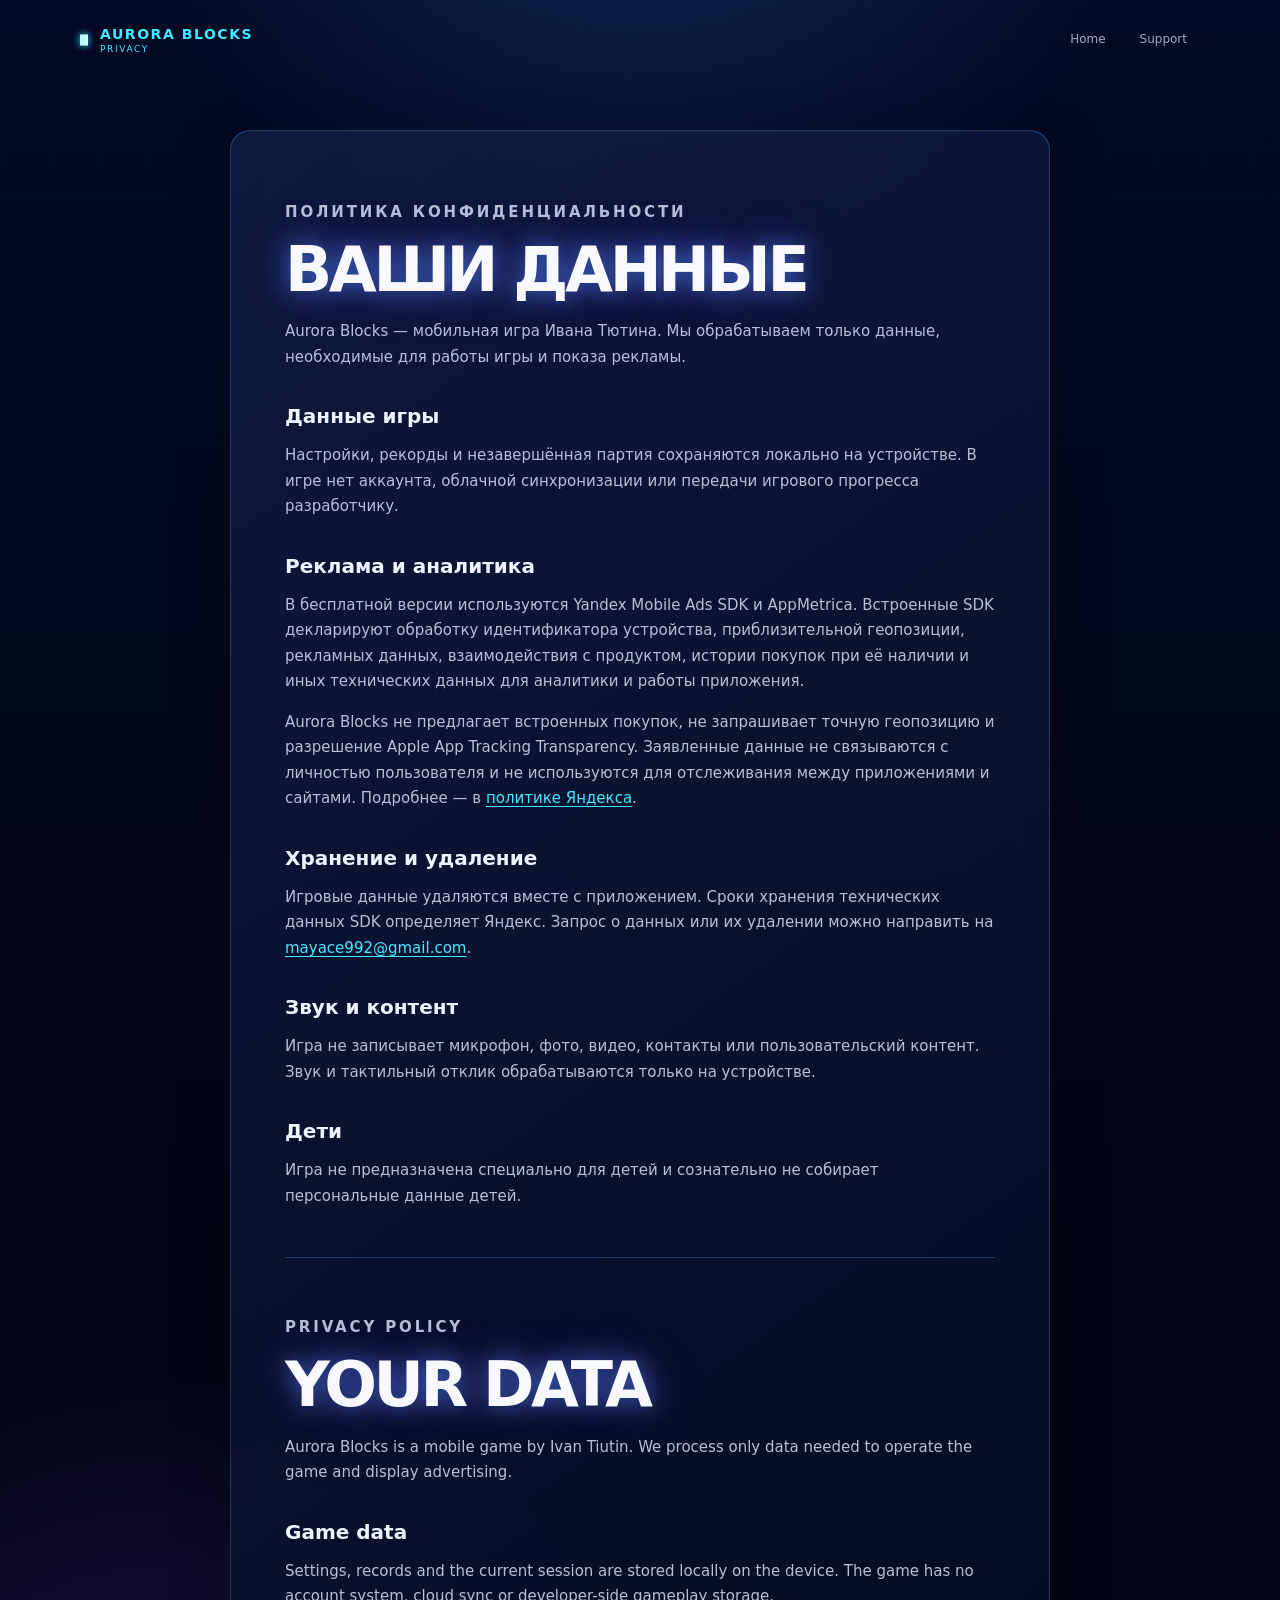
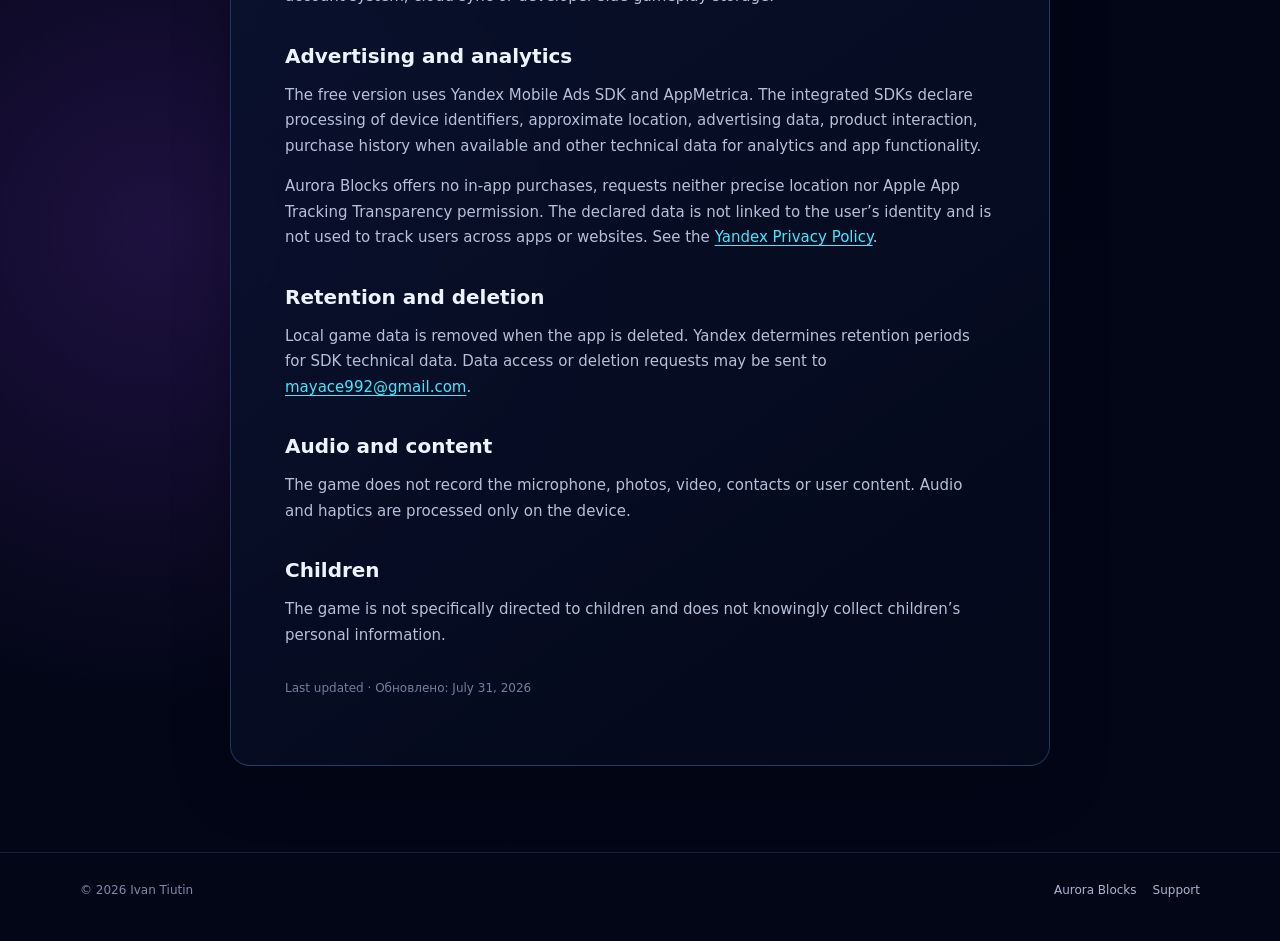
<file: privacy/index.html>
<!doctype html>
<html lang="en">
<head>
  <meta charset="utf-8">
  <meta name="viewport" content="width=device-width,initial-scale=1">
  <title>Privacy Policy — Aurora Blocks</title>
  <meta name="description" content="Privacy Policy for the Aurora Blocks mobile game.">
  <meta name="theme-color" content="#030617">
  <link rel="stylesheet" href="../styles.css">
</head>
<body>
  <header class="shell nav">
    <a class="brand" href="../"><span class="brand-mark" aria-hidden="true"><i></i><i></i><i></i><i></i></span><span><strong>AURORA BLOCKS</strong><span>PRIVACY</span></span></a>
    <nav class="nav-links"><a href="../">Home</a><a href="../support/">Support</a></nav>
  </header>
  <main class="shell legal-wrap"><article class="legal-card">
    <p class="eyebrow">Политика конфиденциальности</p>
    <h1>Ваши данные</h1>
    <p>Aurora Blocks — мобильная игра Ивана Тютина. Мы обрабатываем только данные, необходимые для работы игры и показа рекламы.</p>
    <h2>Данные игры</h2><p>Настройки, рекорды и незавершённая партия сохраняются локально на устройстве. В игре нет аккаунта, облачной синхронизации или передачи игрового прогресса разработчику.</p>
    <h2>Реклама и аналитика</h2><p>В бесплатной версии используются Yandex Mobile Ads SDK и AppMetrica. Встроенные SDK декларируют обработку идентификатора устройства, приблизительной геопозиции, рекламных данных, взаимодействия с продуктом, истории покупок при её наличии и иных технических данных для аналитики и работы приложения.</p>
    <p>Aurora Blocks не предлагает встроенных покупок, не запрашивает точную геопозицию и разрешение Apple App Tracking Transparency. Заявленные данные не связываются с личностью пользователя и не используются для отслеживания между приложениями и сайтами. Подробнее — в <a href="https://yandex.com/legal/confidential/">политике Яндекса</a>.</p>
    <h2>Хранение и удаление</h2><p>Игровые данные удаляются вместе с приложением. Сроки хранения технических данных SDK определяет Яндекс. Запрос о данных или их удалении можно направить на <a href="mailto:mayace992@gmail.com">mayace992@gmail.com</a>.</p>
    <h2>Звук и контент</h2><p>Игра не записывает микрофон, фото, видео, контакты или пользовательский контент. Звук и тактильный отклик обрабатываются только на устройстве.</p>
    <h2>Дети</h2><p>Игра не предназначена специально для детей и сознательно не собирает персональные данные детей.</p>

    <section class="language" lang="en">
      <p class="eyebrow">Privacy Policy</p>
      <h1>Your data</h1>
      <p>Aurora Blocks is a mobile game by Ivan Tiutin. We process only data needed to operate the game and display advertising.</p>
      <h2>Game data</h2><p>Settings, records and the current session are stored locally on the device. The game has no account system, cloud sync or developer-side gameplay storage.</p>
      <h2>Advertising and analytics</h2><p>The free version uses Yandex Mobile Ads SDK and AppMetrica. The integrated SDKs declare processing of device identifiers, approximate location, advertising data, product interaction, purchase history when available and other technical data for analytics and app functionality.</p>
      <p>Aurora Blocks offers no in-app purchases, requests neither precise location nor Apple App Tracking Transparency permission. The declared data is not linked to the user’s identity and is not used to track users across apps or websites. See the <a href="https://yandex.com/legal/confidential/">Yandex Privacy Policy</a>.</p>
      <h2>Retention and deletion</h2><p>Local game data is removed when the app is deleted. Yandex determines retention periods for SDK technical data. Data access or deletion requests may be sent to <a href="mailto:mayace992@gmail.com">mayace992@gmail.com</a>.</p>
      <h2>Audio and content</h2><p>The game does not record the microphone, photos, video, contacts or user content. Audio and haptics are processed only on the device.</p>
      <h2>Children</h2><p>The game is not specifically directed to children and does not knowingly collect children’s personal information.</p>
    </section>
    <p class="meta">Last updated · Обновлено: July 31, 2026</p>
  </article></main>
  <footer><div class="shell footer-inner"><span>© 2026 Ivan Tiutin</span><div><a href="../">Aurora Blocks</a><a href="../support/">Support</a></div></div></footer>
</body>
</html>
</file>
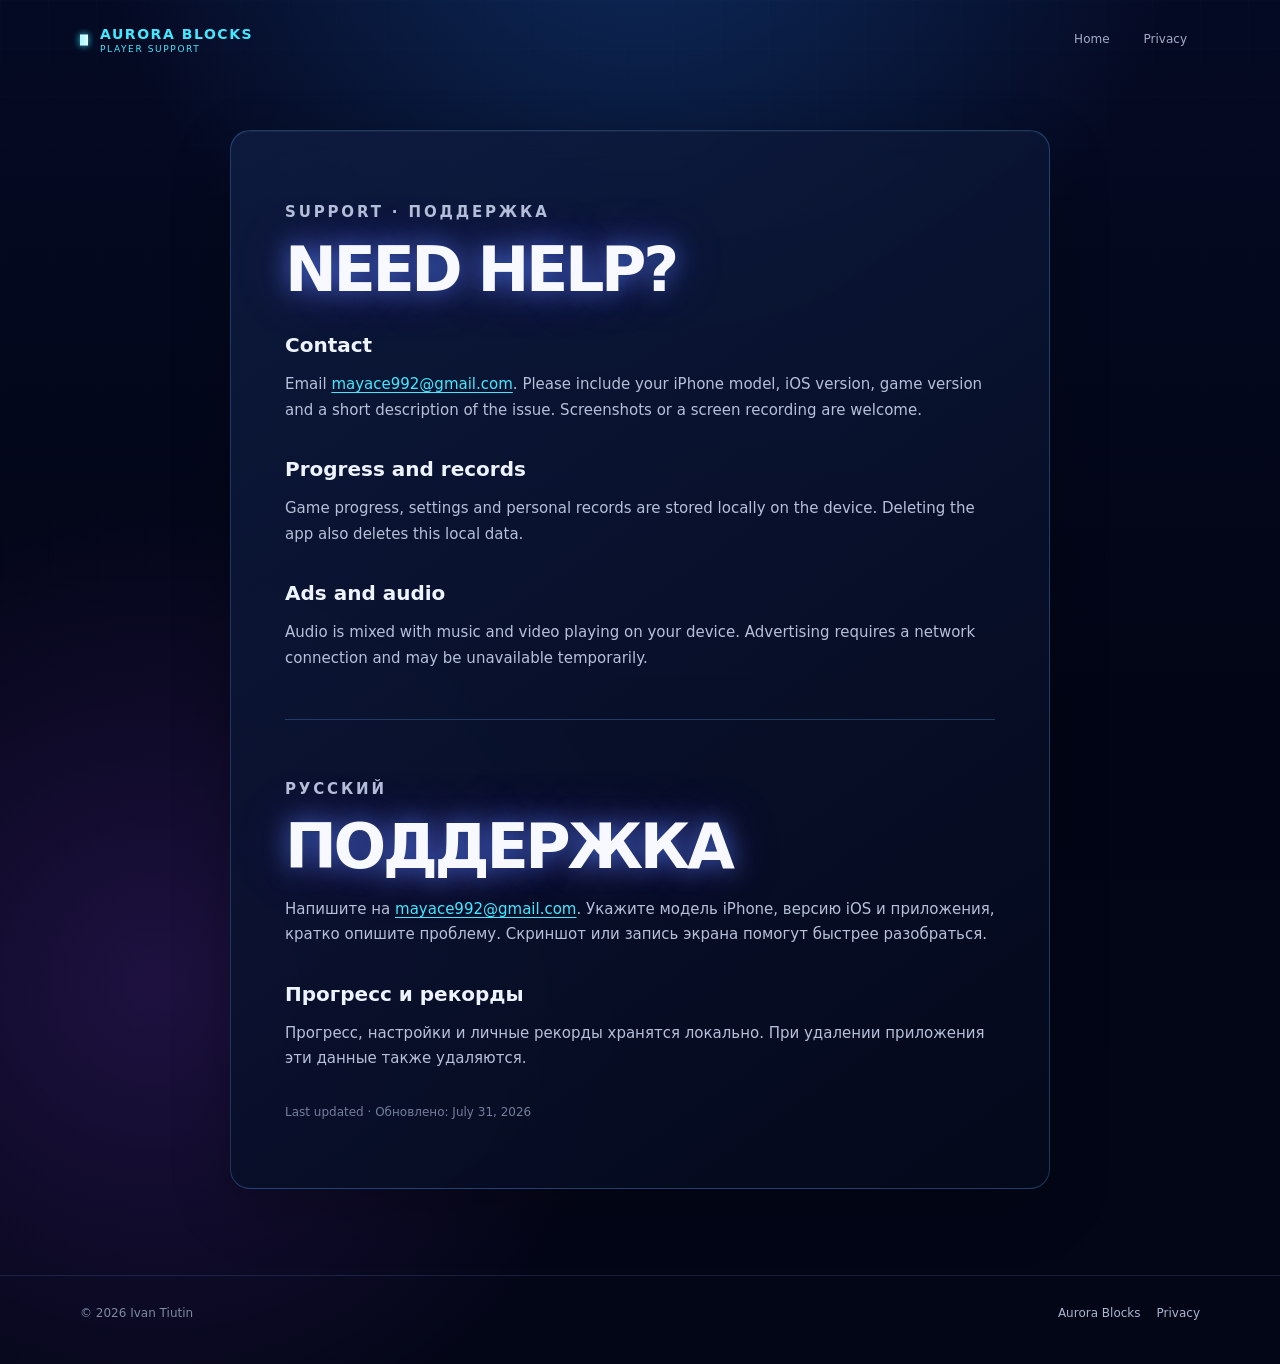
<file: support/index.html>
<!doctype html>
<html lang="en">
<head>
  <meta charset="utf-8">
  <meta name="viewport" content="width=device-width,initial-scale=1">
  <title>Support — Aurora Blocks</title>
  <meta name="description" content="Support and contact information for Aurora Blocks.">
  <meta name="theme-color" content="#030617">
  <link rel="stylesheet" href="../styles.css">
</head>
<body>
  <header class="shell nav">
    <a class="brand" href="../"><span class="brand-mark" aria-hidden="true"><i></i><i></i><i></i><i></i></span><span><strong>AURORA BLOCKS</strong><span>PLAYER SUPPORT</span></span></a>
    <nav class="nav-links"><a href="../">Home</a><a href="../privacy/">Privacy</a></nav>
  </header>
  <main class="shell legal-wrap"><article class="legal-card">
    <p class="eyebrow">Support · Поддержка</p>
    <h1>Need help?</h1>
    <h2>Contact</h2>
    <p>Email <a href="mailto:mayace992@gmail.com">mayace992@gmail.com</a>. Please include your iPhone model, iOS version, game version and a short description of the issue. Screenshots or a screen recording are welcome.</p>
    <h2>Progress and records</h2>
    <p>Game progress, settings and personal records are stored locally on the device. Deleting the app also deletes this local data.</p>
    <h2>Ads and audio</h2>
    <p>Audio is mixed with music and video playing on your device. Advertising requires a network connection and may be unavailable temporarily.</p>
    <section class="language" lang="ru">
      <p class="eyebrow">Русский</p>
      <h1>Поддержка</h1>
      <p>Напишите на <a href="mailto:mayace992@gmail.com">mayace992@gmail.com</a>. Укажите модель iPhone, версию iOS и приложения, кратко опишите проблему. Скриншот или запись экрана помогут быстрее разобраться.</p>
      <h2>Прогресс и рекорды</h2><p>Прогресс, настройки и личные рекорды хранятся локально. При удалении приложения эти данные также удаляются.</p>
    </section>
    <p class="meta">Last updated · Обновлено: July 31, 2026</p>
  </article></main>
  <footer><div class="shell footer-inner"><span>© 2026 Ivan Tiutin</span><div><a href="../">Aurora Blocks</a><a href="../privacy/">Privacy</a></div></div></footer>
</body>
</html>
</file>
<file: styles.css>
:root {
  color-scheme: dark;
  --bg: #020515;
  --panel: rgba(8, 15, 42, 0.82);
  --line: rgba(86, 172, 255, 0.28);
  --cyan: #42e8ff;
  --blue: #278cff;
  --violet: #9a45ff;
  --pink: #ff42b3;
  --text: #f7f9ff;
  --muted: #a2acc8;
}

* { box-sizing: border-box; }
html { scroll-behavior: smooth; }
body {
  margin: 0;
  min-height: 100vh;
  color: var(--text);
  background:
    radial-gradient(circle at 50% -10%, rgba(39, 140, 255, .26), transparent 34rem),
    radial-gradient(circle at 12% 72%, rgba(154, 69, 255, .18), transparent 30rem),
    linear-gradient(180deg, #050a24 0%, var(--bg) 52%, #030617 100%);
  font-family: Inter, ui-sans-serif, system-ui, -apple-system, BlinkMacSystemFont, "Segoe UI", sans-serif;
}

body::before {
  position: fixed;
  inset: 0;
  pointer-events: none;
  content: "";
  opacity: .55;
  background-image:
    linear-gradient(rgba(66, 232, 255, .028) 1px, transparent 1px),
    linear-gradient(90deg, rgba(66, 232, 255, .028) 1px, transparent 1px);
  background-size: 48px 48px;
  mask-image: linear-gradient(to bottom, black, transparent 82%);
}

a { color: inherit; }
.shell { width: min(1120px, calc(100% - 32px)); margin: 0 auto; }
.nav {
  position: relative;
  z-index: 2;
  display: flex;
  align-items: center;
  justify-content: space-between;
  min-height: 78px;
}
.brand { display: flex; align-items: center; gap: 12px; text-decoration: none; }
.brand-mark { display: grid; grid-template-columns: repeat(2, 13px); gap: 4px; }
.brand-mark i {
  width: 13px;
  aspect-ratio: 1;
  border: 1px solid #dfffff;
  border-radius: 4px;
  background: rgba(12, 68, 113, .58);
  box-shadow: 0 0 7px var(--cyan), inset 0 0 7px var(--cyan);
}
.brand strong { display: block; font-size: 14px; letter-spacing: .11em; }
.brand span { display: block; margin-top: 2px; color: var(--cyan); font-size: 9px; letter-spacing: .18em; }
.nav-links { display: flex; gap: 8px; }
.nav-links a {
  padding: 9px 12px;
  border: 1px solid transparent;
  border-radius: 10px;
  color: var(--muted);
  font-size: 12px;
  text-decoration: none;
}
.nav-links a:hover { border-color: var(--line); color: white; background: rgba(45, 119, 255, .08); }

.hero {
  position: relative;
  display: grid;
  grid-template-columns: minmax(0, 1.05fr) minmax(300px, .95fr);
  align-items: center;
  gap: 54px;
  min-height: 650px;
  padding: 56px 0 86px;
}
.eyebrow { color: var(--cyan); font-size: 12px; font-weight: 800; letter-spacing: .19em; text-transform: uppercase; }
h1 {
  margin: 16px 0 20px;
  font-size: clamp(48px, 8vw, 92px);
  line-height: .86;
  letter-spacing: -.055em;
  text-transform: uppercase;
  text-shadow: 0 0 24px rgba(77, 136, 255, .68), 0 0 50px rgba(154, 69, 255, .34);
}
.lead { max-width: 620px; margin: 0; color: #c3cbe0; font-size: clamp(17px, 2.4vw, 21px); line-height: 1.55; }
.actions { display: flex; flex-wrap: wrap; gap: 12px; margin-top: 30px; }
.button {
  display: inline-flex;
  align-items: center;
  justify-content: center;
  min-height: 52px;
  padding: 0 20px;
  border: 1px solid rgba(103, 184, 255, .42);
  border-radius: 14px;
  background: rgba(5, 13, 35, .7);
  font-size: 13px;
  font-weight: 800;
  letter-spacing: .05em;
  text-decoration: none;
}
.button.primary {
  border-color: #80efff;
  color: #02091c;
  background: linear-gradient(120deg, var(--cyan), #6e8bff 56%, var(--violet));
  box-shadow: 0 0 28px rgba(66, 232, 255, .24);
}
.hero-art {
  position: relative;
  overflow: hidden;
  border: 1px solid rgba(96, 186, 255, .34);
  border-radius: 28px;
  background: #060a20;
  box-shadow: 0 28px 90px rgba(0, 0, 0, .55), 0 0 55px rgba(48, 115, 255, .2);
}
.hero-art img { display: block; width: 100%; height: auto; }
.hero-art::after { position: absolute; inset: 0; border-radius: inherit; box-shadow: inset 0 0 34px rgba(67, 224, 255, .14); content: ""; }

.features { display: grid; grid-template-columns: repeat(3, 1fr); gap: 14px; padding: 0 0 88px; }
.card, .legal-card {
  border: 1px solid var(--line);
  border-radius: 20px;
  background: linear-gradient(145deg, rgba(15, 29, 67, .82), rgba(4, 9, 27, .9));
  box-shadow: inset 0 1px 0 rgba(255, 255, 255, .05), 0 20px 60px rgba(0, 0, 0, .24);
  backdrop-filter: blur(16px);
}
.card { min-height: 180px; padding: 24px; }
.card .num { color: var(--pink); font-size: 11px; font-weight: 900; letter-spacing: .16em; }
.card h2 { margin: 28px 0 10px; font-size: 21px; }
.card p { margin: 0; color: var(--muted); font-size: 14px; line-height: 1.55; }

.legal-wrap { padding: 52px 0 86px; }
.legal-card { width: min(820px, 100%); margin: 0 auto; padding: clamp(24px, 5vw, 54px); }
.legal-card h1 { margin-top: 10px; font-size: clamp(35px, 7vw, 62px); line-height: .95; }
.legal-card h2 { margin: 34px 0 10px; color: #eef4ff; font-size: 20px; }
.legal-card p, .legal-card li { color: #b6c0d9; font-size: 15px; line-height: 1.7; }
.legal-card a { color: var(--cyan); text-underline-offset: 3px; }
.language { margin-top: 48px; padding-top: 42px; border-top: 1px solid var(--line); }
.meta { margin-top: 30px; color: #737f9e !important; font-size: 12px !important; }

footer { border-top: 1px solid rgba(107, 165, 255, .16); }
.footer-inner { display: flex; justify-content: space-between; gap: 24px; padding: 30px 0 44px; color: #7d89a6; font-size: 12px; }
.footer-inner div { display: flex; flex-wrap: wrap; gap: 16px; }
.footer-inner a { color: #a9b5cf; text-decoration: none; }

@media (max-width: 780px) {
  .nav { align-items: flex-start; padding: 18px 0; }
  .nav-links { flex-direction: column; align-items: flex-end; gap: 0; }
  .nav-links a { padding: 5px 8px; }
  .hero { grid-template-columns: 1fr; gap: 34px; min-height: auto; padding: 44px 0 64px; }
  .hero-art { order: -1; border-radius: 20px; }
  .features { grid-template-columns: 1fr; }
  .footer-inner { flex-direction: column; }
}

@media (prefers-reduced-motion: no-preference) {
  .hero-art { animation: float 6s ease-in-out infinite; }
  @keyframes float { 50% { transform: translateY(-8px); } }
}
</file>
